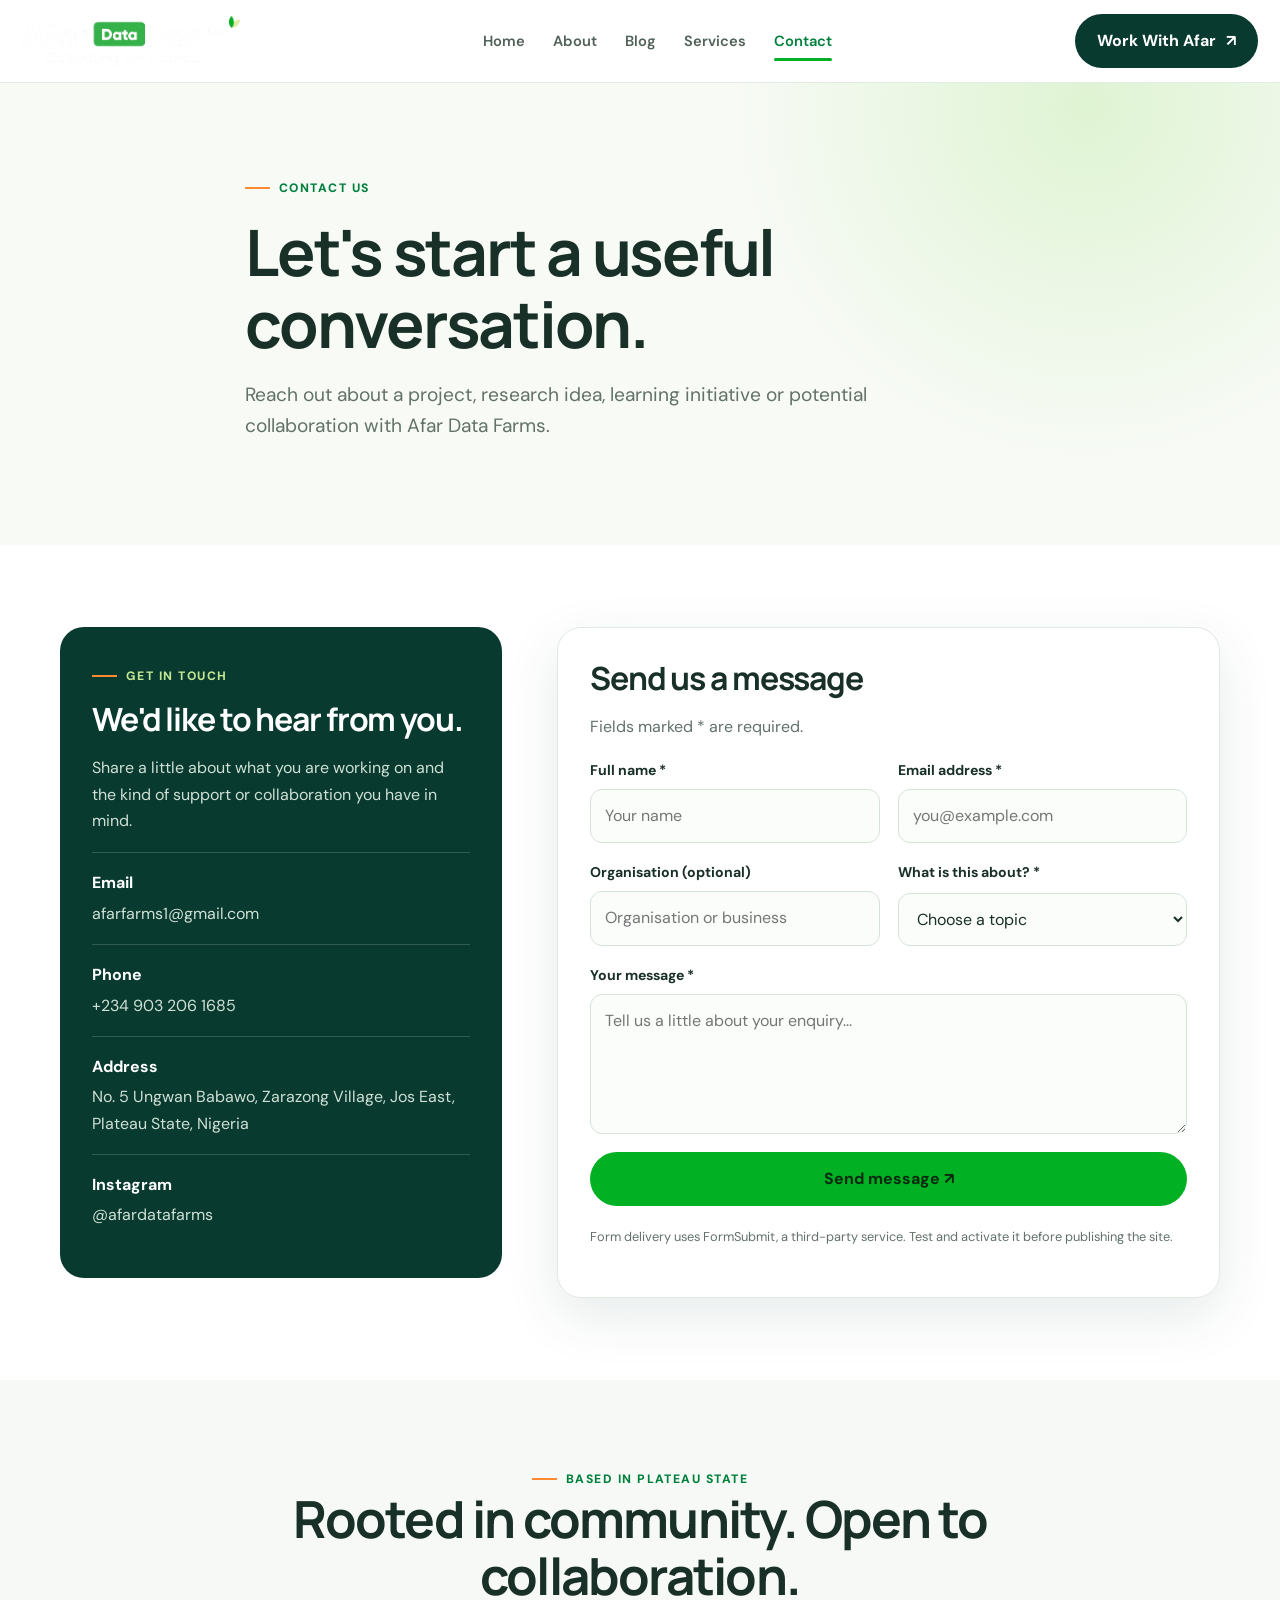
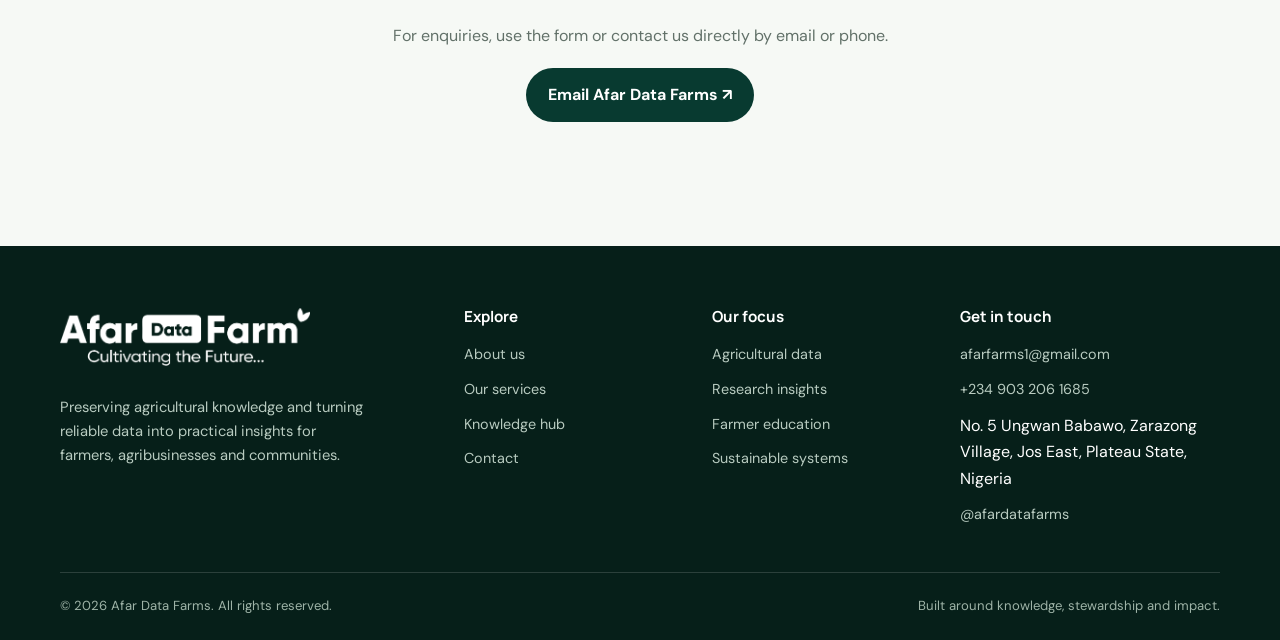
<file: Afar-Data-Farms/contact.html>
<!DOCTYPE html>
<html lang="en">
<head>
  <meta charset="UTF-8">
  <meta name="viewport" content="width=device-width, initial-scale=1.0">
  <meta name="description" content="Afar Data Farms connects agricultural knowledge, research and data to support informed farming and sustainable systems.">
  <title>Contact | Afar Data Farms</title>
  <link rel="stylesheet" href="pages.css">
</head>
<body>

<header class="header">
  <nav class="navbar" aria-label="Main navigation">
    <a href="index.html" class="logo" aria-label="Afar Data Farms home">
      <img class="brand-logo" src="images/afar-logo.png" alt="Afar Data Farms — Cultivating the Future">
    </a>
    <ul class="nav-links" id="navLinks">
      <li><a href="index.html" data-page="home">Home</a></li>
      <li><a href="about.html" data-page="about">About</a></li>
      <li><a href="blog.html" data-page="blog">Blog</a></li>
      <li><a href="services.html" data-page="services">Services</a></li>
      <li><a href="contact.html" data-page="contact" class="active">Contact</a></li>
    </ul>
    <a href="contact.html" class="btn btn-dark nav-btn">Work With Afar <span>↗</span></a>
    <button class="menu-toggle" id="menuToggle" aria-label="Open navigation menu" aria-expanded="false" aria-controls="navLinks"><span></span><span></span><span></span></button>
  </nav>
</header>

<main>

<section class="inner-hero"><div class="container inner-hero-content"><span class="eyebrow">Contact us</span><h1>Let's start a useful conversation.</h1><p class="lead">Reach out about a project, research idea, learning initiative or potential collaboration with Afar Data Farms.</p></div></section>
<section class="page-section"><div class="container contact-layout">
  <aside class="contact-info-card"><span class="eyebrow" style="color:#C4E692">Get in touch</span><h2 style="font-size:2rem;margin-top:15px">We'd like to hear from you.</h2><p>Share a little about what you are working on and the kind of support or collaboration you have in mind.</p>
    <div class="contact-detail"><strong>Email</strong><a href="mailto:afarfarms1@gmail.com">afarfarms1@gmail.com</a></div>
    <div class="contact-detail"><strong>Phone</strong><a href="tel:+2349032061685">+234 903 206 1685</a></div>
    <div class="contact-detail"><strong>Address</strong><span>No. 5 Ungwan Babawo, Zarazong Village, Jos East, Plateau State, Nigeria</span></div>
    <div class="contact-detail"><strong>Instagram</strong><a href="https://www.instagram.com/afardatafarms/" target="_blank" rel="noreferrer">@afardatafarms</a></div>
    
  </aside>
  <div class="contact-form-wrap"><h2 style="font-size:2rem">Send us a message</h2><p>Fields marked * are required.</p>
    <form class="contact-form" data-contact-form action="https://formsubmit.co/afarfarms1@gmail.com" method="POST">
      <input type="hidden" name="_subject" value="New enquiry from Afar Data Farms website">
      <input type="hidden" name="_template" value="table">
      <input type="hidden" name="_captcha" value="true">
      <div class="form-field"><label for="name">Full name *</label><input id="name" name="name" autocomplete="name" required placeholder="Your name"></div>
      <div class="form-field"><label for="email">Email address *</label><input id="email" name="email" type="email" autocomplete="email" required placeholder="you@example.com"></div>
      <div class="form-field"><label for="organisation">Organisation (optional)</label><input id="organisation" name="organisation" autocomplete="organization" placeholder="Organisation or business"></div>
      <div class="form-field"><label for="subject">What is this about? *</label><select id="subject" name="subject" required><option value="">Choose a topic</option><option>Agricultural data</option><option>Research collaboration</option><option>Farmer education</option><option>Sustainable systems</option><option>General enquiry</option></select></div>
      <div class="form-field full"><label for="message">Your message *</label><textarea id="message" name="message" required placeholder="Tell us a little about your enquiry..."></textarea></div>
      <div class="form-field full"><button class="btn btn-primary" type="submit">Send message ↗</button><p class="form-note" data-form-status>Form delivery uses FormSubmit, a third-party service. Test and activate it before publishing the site.</p></div>
    </form>
  </div>
</div></section>
<section class="page-section section-soft"><div class="container"><div class="section-heading center"><span class="eyebrow">Based in Plateau State</span><h2>Rooted in community. Open to collaboration.</h2><p>For enquiries, use the form or contact us directly by email or phone.</p><a class="btn btn-dark" href="mailto:afarfarms1@gmail.com">Email Afar Data Farms ↗</a></div></div></section>

</main>

<footer class="footer">
  <div class="container">
    <div class="footer-grid">
      <div class="footer-about">
        <a href="index.html" class="logo">
          <img class="brand-logo" src="images/afar-logo.png" alt="Afar Data Farms — Cultivating the Future">
        </a>
        <p>Preserving agricultural knowledge and turning reliable data into practical insights for farmers, agribusinesses and communities.</p>
      </div>
      <div><h4>Explore</h4><div class="footer-links"><a href="about.html">About us</a><a href="services.html">Our services</a><a href="blog.html">Knowledge hub</a><a href="contact.html">Contact</a></div></div>
      <div><h4>Our focus</h4><div class="footer-links"><a href="services.html#agricultural-data">Agricultural data</a><a href="services.html#research-insights">Research insights</a><a href="services.html#farmer-education">Farmer education</a><a href="services.html#sustainable-systems">Sustainable systems</a></div></div>
      <div><h4>Get in touch</h4><div class="footer-links"><a href="mailto:afarfarms1@gmail.com">afarfarms1@gmail.com</a><a href="tel:+2349032061685">+234 903 206 1685</a><span>No. 5 Ungwan Babawo, Zarazong Village, Jos East, Plateau State, Nigeria</span><a href="https://www.instagram.com/afardatafarms/" target="_blank" rel="noreferrer">@afardatafarms</a></div></div>
    </div>
    <div class="footer-bottom"><span>© <span data-year>2026</span> Afar Data Farms. All rights reserved.</span><span>Built around knowledge, stewardship and impact.</span></div>
  </div>
</footer>
<script src="script.js"></script>

</body>
</html>
</file>
<file: Afar-Data-Farms/pages.css>
@import url('https://fonts.googleapis.com/css2?family=DM+Sans:wght@400;500;600;700&family=Manrope:wght@400;500;600;700;800&display=swap');

:root {
  --green: #02B123;
  --green-dark: #00803D;
  --forest: #083A30;
  --ink: #193028;
  --muted: #627169;
  --white: #FFFFFF;
  --silver: #EFEFEF;
  --clay: #9B7750;
  --orange: #FF892F;
  --pale-green: #F3FFD0;
  --harvest: #C4E692;
  --line: #dfe8e1;
  --radius: 22px;
  --shadow: 0 18px 55px rgba(8, 58, 48, .10);
}
* { box-sizing: border-box; }
html { scroll-behavior: smooth; scroll-padding-top: 100px; }
body { margin: 0; font-family: "DM Sans", Arial, sans-serif; color: var(--ink); background: var(--white); line-height: 1.65; }
img { max-width: 100%; display: block; }
a { color: inherit; text-decoration: none; }
button, input, textarea, select { font: inherit; }
button, a { -webkit-tap-highlight-color: transparent; }
.container { width: min(1160px, calc(100% - 44px)); margin-inline: auto; }
.section { padding: 94px 0; }
.section-soft { background: #f6f9f5; }
.eyebrow { display: inline-flex; gap: 9px; align-items: center; color: var(--green-dark); text-transform: uppercase; letter-spacing: .12em; font-size: .76rem; font-weight: 800; }
.eyebrow::before { content: ""; width: 25px; height: 2px; background: var(--orange); }
h1, h2, h3, h4 { font-family: "Manrope", Arial, sans-serif; line-height: 1.13; letter-spacing: -.035em; margin: 0 0 18px; }
h1 { font-size: clamp(2.7rem, 6vw, 5.2rem); }
h2 { font-size: clamp(2rem, 4vw, 3.35rem); }
h3 { font-size: 1.35rem; }
p { margin: 0 0 18px; color: var(--muted); }
.lead { max-width: 650px; font-size: clamp(1.05rem, 1.5vw, 1.22rem); }
.section-heading { max-width: 720px; margin-bottom: 42px; }
.section-heading.center { text-align: center; margin-inline: auto; }
.section-heading.center .eyebrow { justify-content: center; }
.btn { display: inline-flex; align-items: center; justify-content: center; gap: 10px; border: 1px solid transparent; border-radius: 999px; padding: 13px 21px; font-weight: 700; transition: transform .2s, background .2s, color .2s; cursor: pointer; }
.btn:hover { transform: translateY(-2px); }
.btn-primary { background: var(--green); color: #06290f; }
.btn-primary:hover { background: #19cb36; }
.btn-dark { background: var(--forest); color: white; }
.btn-dark:hover { background: #0e5543; }
.btn-outline { border-color: #b7c8bb; color: var(--forest); background: transparent; }
.btn-outline:hover { background: var(--pale-green); }
.text-link { display: inline-flex; align-items: center; gap: 8px; color: var(--green-dark); font-weight: 800; }
.text-link:hover { gap: 13px; }
.header { position: sticky; top: 0; z-index: 50; background: rgba(255,255,255,.94); backdrop-filter: blur(16px); border-bottom: 1px solid rgba(223,232,225,.85); }
.navbar { width: min(1240px, calc(100% - 44px)); min-height: 82px; margin: auto; display: flex; align-items: center; justify-content: space-between; gap: 26px; }
.logo { display: inline-flex; align-items: center; gap: 10px; flex-shrink: 0; }
.logo-mark { width: 42px; height: 42px; border-radius: 14px 14px 14px 4px; display: grid; place-items: center; background: var(--green); color: var(--forest); font-family: "Manrope", sans-serif; font-weight: 800; font-size: 1.25rem; }
.logo-copy { display: flex; flex-direction: column; line-height: 1.1; }
.logo-copy strong { font-family: "Manrope", sans-serif; font-size: 1rem; letter-spacing: -.04em; }
.logo-copy small { color: var(--muted); font-size: .67rem; margin-top: 5px; letter-spacing: .06em; }
.nav-links { display: flex; list-style: none; align-items: center; gap: 28px; padding: 0; margin: 0; }
.nav-links a { color: #516158; font-size: .92rem; font-weight: 600; transition: color .2s; }
.nav-links a:hover, .nav-links a.active { color: var(--green-dark); }
.nav-links a.active { position: relative; }
.nav-links a.active::after { content: ""; position: absolute; height: 3px; border-radius: 2px; left: 0; right: 0; bottom: -10px; background: var(--green); }
.menu-toggle { display: none; width: 44px; height: 44px; border: 1px solid var(--line); border-radius: 12px; background: white; padding: 10px; cursor: pointer; }
.menu-toggle span { display: block; height: 2px; background: var(--forest); margin: 5px 0; transition: transform .2s, opacity .2s; }
.hero { padding: 76px 0 80px; overflow: hidden; background: radial-gradient(circle at 85% 12%, #e6f8d8 0, transparent 27%), linear-gradient(120deg, #f8fbf5 0%, #fff 56%, #f2faed 100%); }
.hero-grid { display: grid; grid-template-columns: 1.04fr .96fr; gap: 55px; align-items: center; }
.hero-copy h1 { max-width: 700px; margin-top: 19px; }
.hero-copy h1 span { color: var(--green-dark); }
.hero-copy .lead { margin-bottom: 28px; }
.hero-actions { display: flex; flex-wrap: wrap; gap: 12px; margin: 28px 0 30px; }
.hero-note { display: flex; align-items: center; gap: 11px; font-size: .9rem; color: var(--muted); }
.hero-note span { display: grid; place-items: center; width: 28px; height: 28px; background: var(--pale-green); border-radius: 50%; color: var(--green-dark); font-weight: 900; }
.hero-visual { position: relative; min-height: 480px; }
.hero-photo { position: absolute; inset: 0 0 24px 34px; border-radius: 36px 36px 36px 100px; overflow: hidden; background: #d6e8d0; box-shadow: var(--shadow); }
.hero-photo img { width: 100%; height: 100%; object-fit: cover; }
.floating-card { position: absolute; left: 0; bottom: 0; width: min(255px, 70%); padding: 20px; border-radius: 18px; background: white; box-shadow: var(--shadow); border: 1px solid #edf2eb; }
.floating-card strong { display: block; font-family: "Manrope", sans-serif; font-size: 1rem; margin-bottom: 5px; }
.floating-card p { font-size: .85rem; margin: 0; }
.image-caption { position: absolute; right: -8px; top: 22px; writing-mode: vertical-rl; letter-spacing: .16em; text-transform: uppercase; font-size: .68rem; font-weight: 800; color: var(--green-dark); }
.trust-strip { border-block: 1px solid var(--line); padding: 20px 0; }
.trust-inner { display: flex; justify-content: space-between; gap: 20px; flex-wrap: wrap; align-items: center; color: var(--muted); font-size: .86rem; }
.trust-inner strong { color: var(--forest); font-family: "Manrope", sans-serif; font-size: .94rem; }
.intro-grid { display: grid; grid-template-columns: .8fr 1.2fr; gap: 80px; align-items: start; }
.intro-grid h2 { max-width: 440px; }
.intro-copy { padding-top: 10px; }
.intro-copy p { font-size: 1.08rem; }
.service-grid, .value-grid, .topic-grid, .impact-grid, .resource-grid { display: grid; grid-template-columns: repeat(4, 1fr); gap: 18px; }
.service-card { min-height: 285px; border: 1px solid var(--line); border-radius: var(--radius); padding: 25px; background: white; display: flex; flex-direction: column; transition: transform .25s, box-shadow .25s, border-color .25s; }
.service-card:hover { transform: translateY(-7px); box-shadow: var(--shadow); border-color: #9fdaa7; }
.card-icon { width: 48px; height: 48px; display: grid; place-items: center; border-radius: 15px; background: var(--pale-green); color: var(--green-dark); font-size: 1.35rem; margin-bottom: 24px; }
.service-card p { font-size: .94rem; flex: 1; }
.card-arrow { color: var(--green-dark); font-size: 1.25rem; font-weight: 800; }
.split-section { display: grid; grid-template-columns: 1fr 1fr; gap: 70px; align-items: center; }
.split-image { border-radius: 30px; overflow: hidden; min-height: 440px; background: #e5efe0; }
.split-image img { width: 100%; height: 100%; min-height: 440px; object-fit: cover; }
.split-copy ul { list-style: none; padding: 0; margin: 24px 0 30px; }
.split-copy li { display: flex; gap: 12px; margin: 13px 0; color: var(--ink); font-weight: 600; }
.split-copy li::before { content: "✓"; flex-shrink: 0; display: grid; place-items: center; width: 23px; height: 23px; border-radius: 50%; background: var(--pale-green); color: var(--green-dark); font-size: .8rem; }
.process-grid { display: grid; grid-template-columns: repeat(3, 1fr); gap: 18px; }
.process-card { padding: 30px; border-radius: var(--radius); background: var(--forest); color: white; }
.process-card:nth-child(2) { background: #0d5840; }
.process-card:nth-child(3) { background: #164d34; }
.process-number { color: var(--harvest); font-size: .82rem; letter-spacing: .12em; font-weight: 800; }
.process-card h3 { margin-top: 24px; }
.process-card p { color: #d0e0d5; margin-bottom: 0; }
.cta-band { background: var(--forest); color: white; padding: 62px 0; }
.cta-inner { display: flex; justify-content: space-between; align-items: center; gap: 40px; }
.cta-inner h2 { max-width: 650px; margin-bottom: 10px; }
.cta-inner p { color: #d0e0d5; margin: 0; }
.footer { background: #061f19; color: white; padding: 62px 0 24px; }
.footer-grid { display: grid; grid-template-columns: 1.4fr .8fr .8fr 1fr; gap: 40px; padding-bottom: 45px; }
.footer .logo-copy strong { color: white; }
.footer .logo-copy small { color: #c0d2c8; }
.footer-about p { color: #b8cbc0; margin-top: 20px; max-width: 310px; font-size: .92rem; }
.footer h4 { font-size: .95rem; letter-spacing: 0; margin-bottom: 18px; }
.footer-links { display: grid; gap: 11px; }
.footer-links a, .footer-contact p { color: #b8cbc0; font-size: .9rem; margin: 0; }
.footer-links a:hover { color: var(--harvest); }
.footer-bottom { border-top: 1px solid rgba(255,255,255,.15); padding-top: 22px; display: flex; justify-content: space-between; gap: 20px; color: #9eb3a7; font-size: .82rem; }
.inner-hero { padding: 88px 0 85px; background: radial-gradient(circle at 85% 5%, #dff4d3 0, transparent 30%), #f7faf5; }
.inner-hero-content { max-width: 790px; }
.inner-hero h1 { font-size: clamp(2.6rem, 5vw, 4.5rem); margin-top: 18px; }
.inner-hero .lead { max-width: 680px; }
.page-section { padding: 82px 0; }
.mission-grid { display: grid; grid-template-columns: 1fr 1fr; gap: 20px; }
.mission-card, .vision-card { padding: 34px; border-radius: var(--radius); background: #f5f9f2; border: 1px solid var(--line); }
.vision-card { background: var(--forest); color: white; }
.vision-card p { color: #d2e1d7; }
.values-grid { grid-template-columns: repeat(3, 1fr); }
.value-card { padding: 24px; border: 1px solid var(--line); border-radius: 18px; }
.value-card p { margin: 0; font-size: .94rem; }
.about-service-list { display: grid; gap: 16px; }
.about-service-item { display: grid; grid-template-columns: 70px 1fr auto; align-items: center; gap: 20px; border: 1px solid var(--line); border-radius: 18px; padding: 22px; }
.about-service-item .card-icon { margin: 0; }
.about-service-item h3 { margin-bottom: 7px; }
.about-service-item p { margin: 0; }
.service-detail { display: grid; grid-template-columns: 1fr 1fr; gap: 60px; align-items: center; padding: 50px 0; border-bottom: 1px solid var(--line); }
.service-detail:last-child { border-bottom: 0; }
.service-detail-reverse .service-detail-image { order: 2; }
.service-detail-image { border-radius: 26px; overflow: hidden; min-height: 340px; background: #e5efe0; }
.service-detail-image img { width: 100%; height: 100%; min-height: 340px; object-fit: cover; }
.service-detail-content ul { padding-left: 20px; color: var(--muted); }
.service-detail-content li { margin-bottom: 8px; }
.featured-article { display: grid; grid-template-columns: 1fr 1fr; gap: 40px; align-items: center; background: #f5f9f2; border-radius: 28px; overflow: hidden; }
.featured-visual { min-height: 350px; }
.featured-visual img { width: 100%; height: 100%; min-height: 350px; object-fit: cover; }
.featured-copy { padding: 35px; }
.topic-grid { grid-template-columns: repeat(2, 1fr); }
.topic-card { display: grid; grid-template-columns: 150px 1fr; gap: 20px; border: 1px solid var(--line); border-radius: 20px; overflow: hidden; padding: 12px; }
.topic-card img { width: 150px; height: 160px; object-fit: cover; border-radius: 13px; }
.topic-card h3 { margin: 7px 0; }
.topic-card p { font-size: .91rem; margin-bottom: 10px; }
.topic-label { font-size: .7rem; color: var(--green-dark); text-transform: uppercase; letter-spacing: .1em; font-weight: 800; }
.contact-layout { display: grid; grid-template-columns: .8fr 1.2fr; gap: 55px; align-items: start; }
.contact-info-card { background: var(--forest); color: white; border-radius: 24px; padding: 32px; }
.contact-info-card p { color: #d0e0d5; }
.contact-detail { padding: 17px 0; border-top: 1px solid rgba(255,255,255,.17); }
.contact-detail strong { display: block; margin-bottom: 4px; }
.contact-detail a, .contact-detail span { color: #d0e0d5; overflow-wrap: anywhere; }
.contact-form-wrap { border: 1px solid var(--line); border-radius: 24px; padding: 32px; box-shadow: var(--shadow); }
.contact-form { display: grid; grid-template-columns: 1fr 1fr; gap: 18px; }
.form-field { display: grid; gap: 7px; }
.form-field.full { grid-column: 1 / -1; }
.form-field label { font-size: .88rem; font-weight: 700; }
.form-field input, .form-field textarea, .form-field select { width: 100%; border: 1px solid #d7e2d9; border-radius: 12px; padding: 13px 14px; background: #fbfdfb; outline: none; color: var(--ink); }
.form-field input:focus, .form-field textarea:focus, .form-field select:focus { border-color: var(--green-dark); box-shadow: 0 0 0 3px rgba(2,177,35,.10); }
.form-field textarea { min-height: 140px; resize: vertical; }
.form-note { font-size: .8rem; margin-top: 13px; }
.empty-note { padding: 20px; border-radius: 16px; background: var(--pale-green); color: var(--forest); }
@media (max-width: 980px) {
  .nav-links { gap: 18px; }
  .navbar > .nav-btn { display: none; }
  .hero-grid, .intro-grid, .split-section, .service-detail, .featured-article, .contact-layout { grid-template-columns: 1fr; }
  .hero-grid { gap: 35px; }
  .hero-visual { min-height: 440px; }
  .intro-grid { gap: 25px; }
  .service-grid { grid-template-columns: repeat(2, 1fr); }
  .footer-grid { grid-template-columns: repeat(2, 1fr); }
  .values-grid { grid-template-columns: repeat(2, 1fr); }
  .service-detail-reverse .service-detail-image { order: 0; }
}
@media (max-width: 700px) {
  .container, .navbar { width: min(100% - 32px, 1160px); }
  .navbar { min-height: 72px; }
  .menu-toggle { display: block; }
  .nav-links { display: none; position: absolute; top: 71px; left: 0; right: 0; background: white; padding: 18px 22px 24px; border-bottom: 1px solid var(--line); box-shadow: 0 18px 24px rgba(8,58,48,.08); flex-direction: column; align-items: stretch; gap: 0; }
  .nav-links.show-menu { display: flex; }
  .nav-links li a { display: block; padding: 12px 4px; }
  .nav-links a.active::after { display: none; }
  .menu-toggle.active span:nth-child(1) { transform: translateY(7px) rotate(45deg); }
  .menu-toggle.active span:nth-child(2) { opacity: 0; }
  .menu-toggle.active span:nth-child(3) { transform: translateY(-7px) rotate(-45deg); }
  .hero { padding: 55px 0 60px; }
  .hero-visual { min-height: 340px; }
  .hero-photo { inset: 0 0 20px 18px; border-radius: 26px 26px 26px 70px; }
  .image-caption { right: -2px; font-size: .58rem; }
  .section, .page-section { padding: 65px 0; }
  .service-grid, .process-grid, .mission-grid, .values-grid, .topic-grid { grid-template-columns: 1fr; }
  .service-card { min-height: auto; }
  .split-image, .split-image img { min-height: 300px; }
  .cta-inner { align-items: flex-start; flex-direction: column; gap: 25px; }
  .footer-grid { grid-template-columns: 1fr 1fr; gap: 30px 20px; }
  .footer-about { grid-column: 1 / -1; }
  .footer-bottom { flex-direction: column; }
  .about-service-item { grid-template-columns: 52px 1fr; gap: 13px; padding: 17px; }
  .about-service-item .text-link { grid-column: 2; }
  .topic-card { grid-template-columns: 105px 1fr; gap: 13px; }
  .topic-card img { width: 105px; height: 145px; }
  .featured-copy, .contact-form-wrap, .contact-info-card { padding: 23px; }
  .contact-form { grid-template-columns: 1fr; }
  .form-field.full { grid-column: auto; }
}
@media (prefers-reduced-motion: reduce) {
  *, *::before, *::after { scroll-behavior: auto !important; transition-duration: .01ms !important; animation-duration: .01ms !important; }
}


/* Official Afar Data Farms logo and brand-colour interactions */
.brand-logo {
  width: clamp(150px, 17vw, 220px);
  height: auto;
  object-fit: contain;
  transition: transform .25s ease, filter .25s ease;
}
.logo:hover .brand-logo {
  transform: translateY(-1px) scale(1.025);
  filter: drop-shadow(0 4px 10px rgba(2, 177, 35, .18));
}
.nav-links a {
  position: relative;
  transition: color .22s ease, background-color .22s ease;
}
.nav-links a:hover,
.nav-links a.active {
  color: var(--green-dark);
}
.nav-links a:hover::after {
  content: "";
  position: absolute;
  left: 0;
  right: 0;
  bottom: -10px;
  height: 3px;
  border-radius: 3px;
  background: var(--green);
}
.footer .brand-logo {
  width: min(250px, 100%);
  filter: brightness(0) invert(1);
}
.footer .logo:hover .brand-logo {
  filter: brightness(0) saturate(100%) invert(59%) sepia(95%) saturate(1250%) hue-rotate(79deg) brightness(104%) contrast(105%);
}
@media (max-width: 700px) {
  .brand-logo { width: 165px; }
  .nav-links a:hover::after { display: none; }
}
</file>
